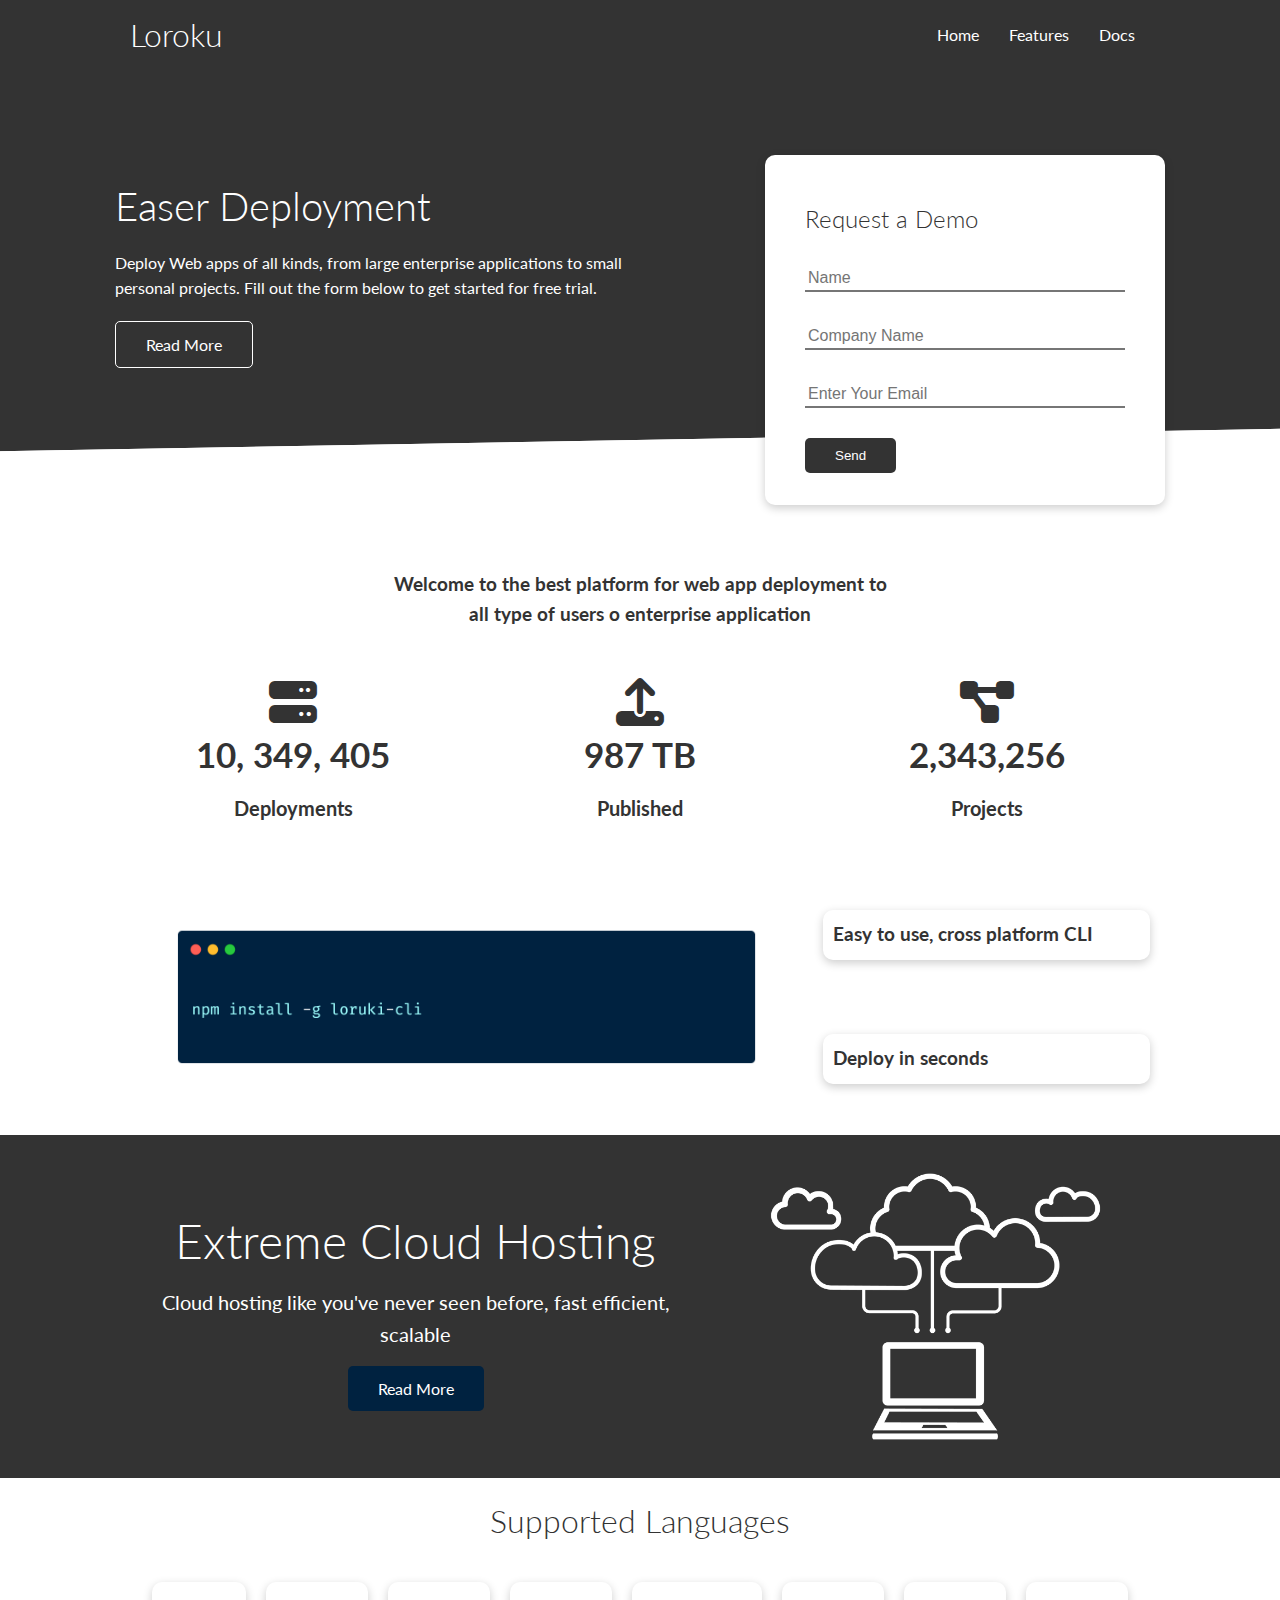
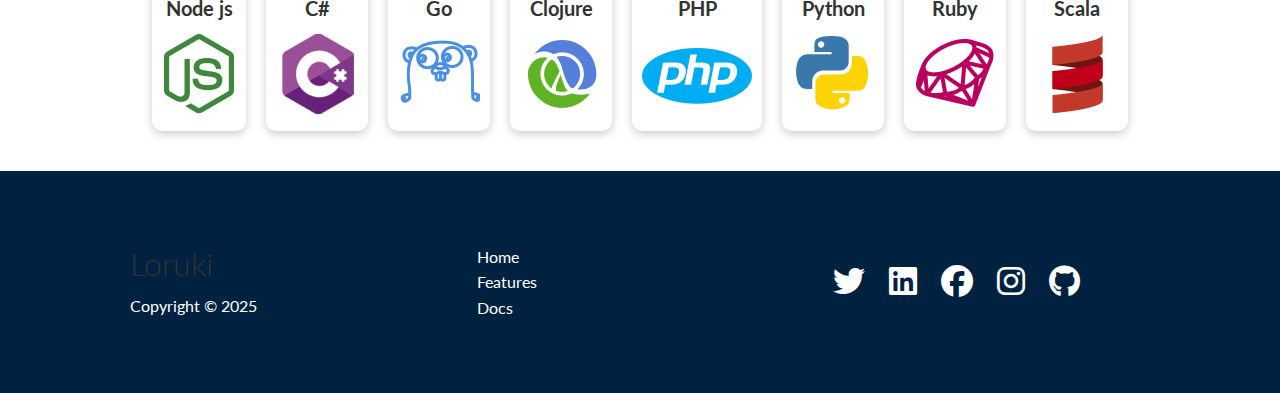
<file: index.html>
<!DOCTYPE html>
<html lang="it">
<head>
    <meta charset="UTF-8">
    <meta name="viewport" content="width=device-width, initial-scale=1.0">
    <title>Deploy WebSite</title>
    <link rel="stylesheet" href="https://cdnjs.cloudflare.com/ajax/libs/font-awesome/6.7.2/css/all.min.css" integrity="sha512-Evv84Mr4kqVGRNSgIGL/F/aIDqQb7xQ2vcrdIwxfjThSH8CSR7PBEakCr51Ck+w+/U6swU2Im1vVX0SVk9ABhg==" crossorigin="anonymous" referrerpolicy="no-referrer" />
    <link rel="stylesheet" href="./css/utilities.css">
    <link rel="stylesheet" href="./css/style.css">
</head>
<body>
    
   <!-- NavBar -->
    <div class="navbar">
        <div class="container flex">
            <h1 class="logo">Loroku</h1>
            <nav>
                <ul>
                    <li><a href="index.html">Home</a></li>
                    <li><a href="features.html">Features</a></li>
                    <li><a href="docs.html">Docs</a></li>
                </ul>
            </nav>
        </div>
    </div>

    <!--Showcase-->
    <section class="showcase">
        <div class="container grid">
            <div class="showcase-text">
                <h1 class="title-showcase">
                    Easer Deployment
                </h1>
                <p>
                    Deploy Web apps of all kinds, 
                    from large enterprise applications to 
                    small personal projects. 
                    Fill out the form below to get started for free trial.
                </p>
                <a href="features.html" class="btn btn-outline">
                    Read More
                </a>
            </div>

            <div class="showcase-form card">
                <h2>Request a Demo</h2>
                <form action="">
                    <div class="form-control">
                        <input type="text" name="name" placeholder="Name" required>
                    </div>
                    <div class="form-control">
                        <input type="text" name="company" placeholder="Company Name" required>
                    </div>
                    <div class="form-control">
                        <input type="email" name="email" placeholder="Enter Your Email" required>
                    </div>
                    <input type="submit" value="Send" class="btn btn-primary"> 
                </form>
            </div>
        </div>
    </section>

    <!-- Stats -->
     <section class="stats">
        <div class="container">
            <h3 class="stats-heading text-center my-1">
               Welcome to the best platform for web app deployment to 
               all type of users o enterprise application
            </h3>

            <div class="grid grid-3 text-center my-4">
                <div>
                    <i class="fa fa-server fa-3x"></i>
                    <h3>10, 349, 405</h3>
                    <p class="text-secondary">Deployments</p>
                </div>
                <div>
                    <i class="fa fa-upload fa-3x"></i>
                    <h3>987 TB</h3>
                    <p class="text-secondary">Published</p>
                </div>
                <div>
                    <i class="fa fa-project-diagram fa-3x"></i>
                    <h3>2,343,256</h3>
                    <p class="text-secondary">Projects</p>
                </div>
            </div>
        </div>
     </section>

     <!-- Cli -->
     <section class="cli">
        <div class="container grid">
            <img src="./images/cli.png" alt="cli">
            <div class="card">
                <h3>
                    Easy to use, cross platform CLI
                </h3>
            </div>
            <div class="card">
                <h3>
                    Deploy in seconds
                </h3>
            </div>
        </div>
     </section>

     <!--Cloud--->
     <section class="cloud bg-primary my-2 py-2">
        <div class="container grid">
            <div class="text-center">
                <h2 class="lg">
                    Extreme Cloud Hosting
                </h2>
                <p class="lead my-1">
                   Cloud hosting like you've never seen before, fast efficient, scalable
                </p>
                <a href="features.html" class="btn btn-dark">Read More</a>
            </div>
            <img src="images/cloud.png" alt="cli">
        </div>
     </section>

     <!---Languges-->
     <section class="languages">
        <h2 class="md text-center my-2">
            Supported Languages
        </h2>
        <div class="container flex">
            <div class="card">
                <h4>Node js</h4>
                <img src="./images/logos/node.png" alt="nodejs">
            </div>
            <div class="card">
                <h4>C#</h4>
                <img src="./images/logos/csharp.png" alt="c#">
            </div>
            <div class="card">
                <h4>Go</h4>
                <img src="./images/logos/go.png" alt="go">
            </div>
            <div class="card">
                <h4>Clojure</h4>
                <img src="./images/logos/clojure.png" alt="clojure">
            </div>
            <div class="card">
                <h4>PHP</h4>
                <img src="./images/logos/php.png" alt="PHP">
            </div>
            <div class="card">
                <h4>Python</h4>
                <img src="./images/logos/python.png" alt="python">
            </div>
            <div class="card">
                <h4>Ruby</h4>
                <img src="./images/logos/ruby.png" alt="ruby">
            </div>
            <div class="card">
                <h4>Scala</h4>
                <img src="./images/logos/scala.png" alt="scala">
            </div>
        </div>
     </section>

     <!--Footer-->
     <footer class="footer bg-dark py-5">
        <div class="container grid grid-3">
            <div>
                <h1>Loruki</h1>
                <p>Copyright &copy; 2025</p>
            </div>
            <nav>
                <ul>
                    <li><a href="index.html">Home</a></li>
                    <li><a href="features.html">Features</a></li>
                    <li><a href="docs.html">Docs</a></li>
                </ul>
            </nav>
            <div class="social">
                <a href="#"><i class="fab fa-twitter fa-2x"></i></a>
                <a href="#"><i class="fab fa-linkedin fa-2x"></i></a>
                <a href="#"><i class="fab fa-facebook fa-2x"></i></a>
                <a href="#"><i class="fab fa-instagram fa-2x"></i></a>
                <a href="#"><i class="fab fa-github fa-2x"></i></a>
            </div>
        </div>
     </footer>
</body>
</html>
</file>
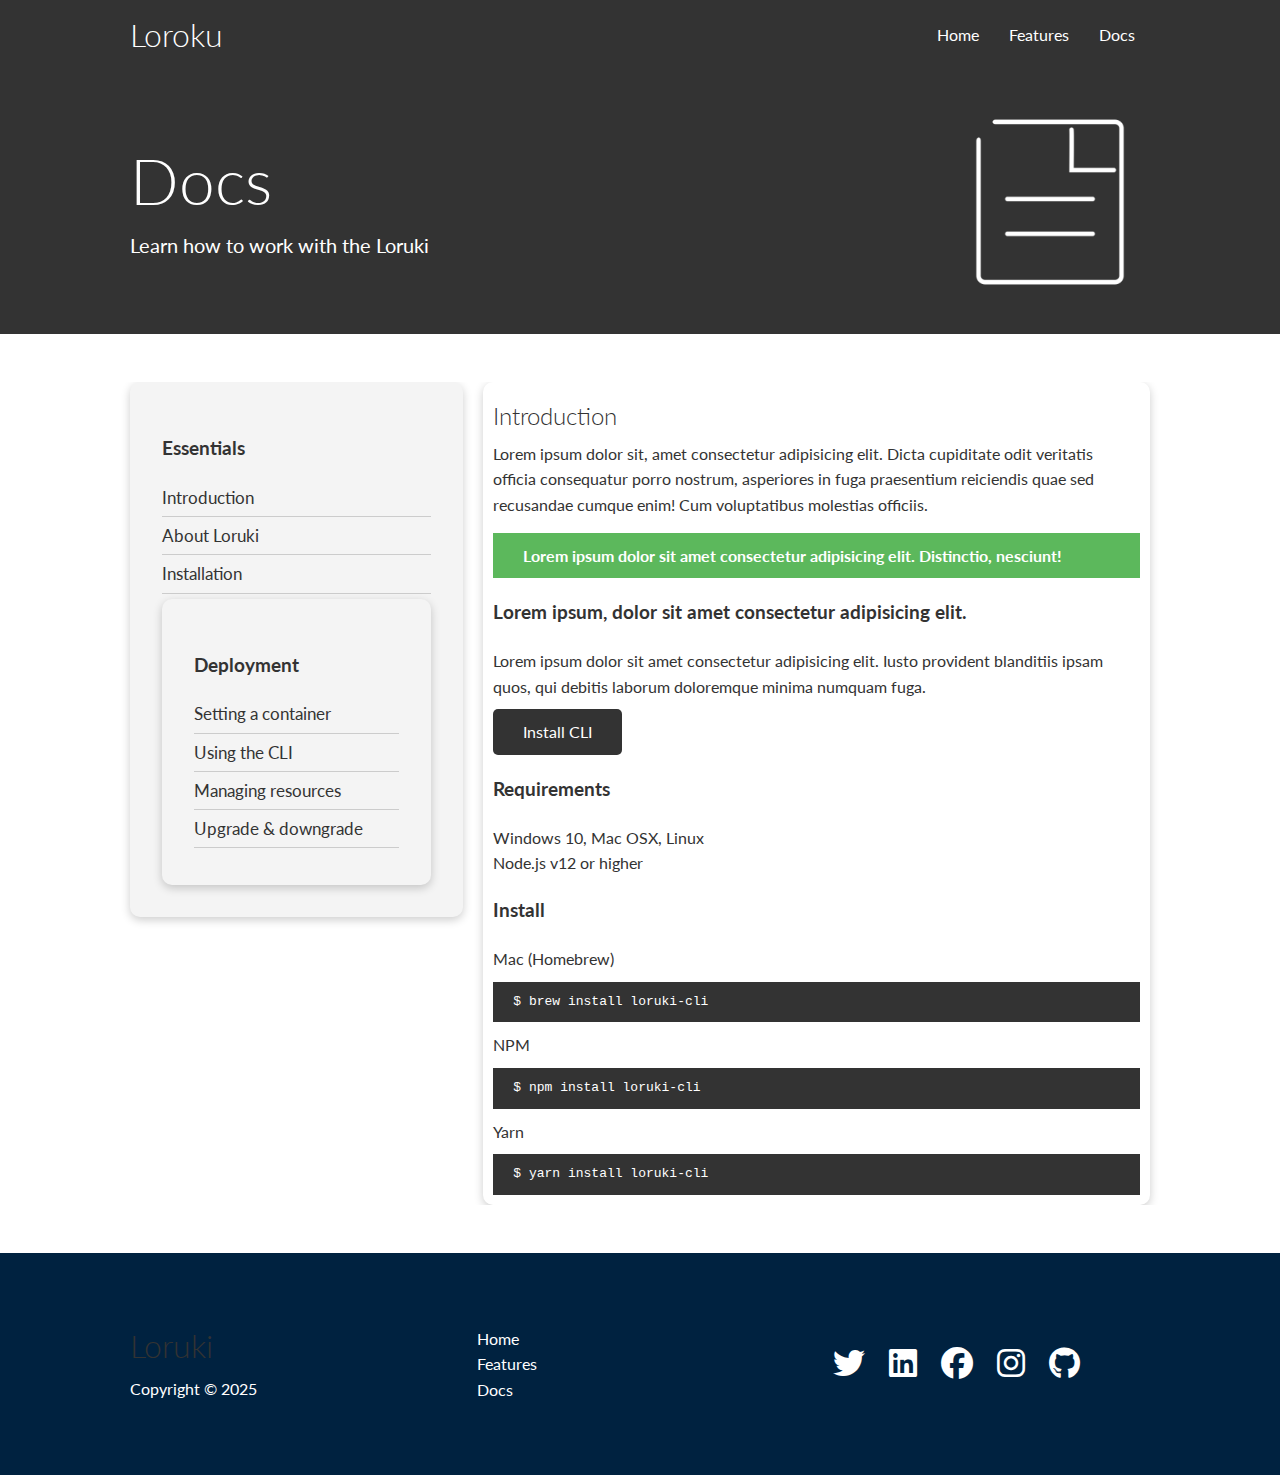
<file: docs.html>
<!DOCTYPE html>
<html lang="it">
<head>
    <meta charset="UTF-8">
    <meta name="viewport" content="width=device-width, initial-scale=1.0">
    <title>Deploy WebSite</title>
    <link rel="stylesheet" href="https://cdnjs.cloudflare.com/ajax/libs/font-awesome/6.7.2/css/all.min.css" integrity="sha512-Evv84Mr4kqVGRNSgIGL/F/aIDqQb7xQ2vcrdIwxfjThSH8CSR7PBEakCr51Ck+w+/U6swU2Im1vVX0SVk9ABhg==" crossorigin="anonymous" referrerpolicy="no-referrer" />
    <link rel="stylesheet" href="./css/utilities.css">
    <link rel="stylesheet" href="./css/style.css">
</head>
<body>
    
   <!-- NavBar -->
    <div class="navbar">
        <div class="container flex">
            <h1 class="logo">Loroku</h1>
            <nav>
                <ul>
                    <li><a href="index.html">Home</a></li>
                    <li><a href="features.html">Features</a></li>
                    <li><a href="docs.html">Docs</a></li>
                </ul>
            </nav>
        </div>
    </div>

    <!--head-->
    <section class="features-head bg-primary py-3">
        <div class="container grid">
            <div>
                <h1 class="xl">Docs</h1>
                <p class="lead">
                   Learn how to work with the Loruki
                </p>
            </div>
            <img src="./images/docs.png" alt="docs">
        </div>
    </section>
    
    <!-- Docs Main -->
    <section class="docs-main my-4">
        <div class="container grid">
            <div class="card bg-light p-3">
                <h3 class="my-2">Essentials</h3>
                <nav>
                    <ul class="txt-essentials">
                        <li><a href="#">Introduction</a></li>
                        <li><a href="#">About Loruki</a></li>
                        <li><a href="#">Installation</a></li>
                    </ul>
                </nav>
                <div class="card bg-light p-3">
                    <h3 class="my-2">Deployment</h3>
                    <nav>
                        <ul class="txt-deploy">
                            <li><a class="text-primary" href="#">Setting a container</a></li>
                            <li><a href="#">Using the CLI</a></li>
                            <li><a href="#">Managing resources</a></li>
                            <li><a href="#">Upgrade & downgrade</a></li>
                        </ul>
                    </nav>
                </div>
            </div>

           
            <div class="card">
                <h2 >Introduction</h2>
                <p> 
                    Lorem ipsum dolor sit, amet consectetur adipisicing elit. Dicta cupiditate odit veritatis officia consequatur porro nostrum, asperiores in fuga praesentium reiciendis quae sed recusandae cumque enim! Cum voluptatibus molestias officiis.
                </p>
                <div class="alert alert-success">
                    <i class="fas fa-intro"></i>Lorem ipsum dolor sit amet consectetur adipisicing elit. Distinctio, nesciunt!
                </div>
                <h3 class="txt">Lorem ipsum, dolor sit amet consectetur adipisicing elit.</h3>
                <p class="txt">Lorem ipsum dolor sit amet consectetur adipisicing elit. Iusto provident blanditiis ipsam quos, qui debitis laborum doloremque minima numquam fuga.</p>
                <a href="#" class="btn btn-primary">Install CLI</a>
                <h3 class="txt">Requirements</h3>
                <ul>
                    <li>Windows 10, Mac OSX, Linux</li>
                    <li>Node.js v12 or higher</li>
                </ul>

                <h3>Install</h3>
                <p>Mac (Homebrew)</p>
                <pre><code>$ brew install loruki-cli</code></pre>

                <p>NPM </p>
                <pre><code>$ npm install loruki-cli</code></pre>

                <p>Yarn</p>
                <pre><code>$ yarn install loruki-cli</code></pre>


            </div>
        </div>
    </section>

     <!--Footer-->
     <footer class="footer bg-dark py-5">
        <div class="container grid grid-3">
            <div>
                <h1>Loruki</h1>
                <p>Copyright &copy; 2025</p>
            </div>
            <nav>
                <ul>
                    <li><a href="index.html">Home</a></li>
                    <li><a href="features.html">Features</a></li>
                    <li><a href="docs.html">Docs</a></li>
                </ul>
            </nav>
            <div class="social">
                <a href="#"><i class="fab fa-twitter fa-2x"></i></a>
                <a href="#"><i class="fab fa-linkedin fa-2x"></i></a>
                <a href="#"><i class="fab fa-facebook fa-2x"></i></a>
                <a href="#"><i class="fab fa-instagram fa-2x"></i></a>
                <a href="#"><i class="fab fa-github fa-2x"></i></a>
            </div>
        </div>
     </footer>
</body>
</html>
</file>
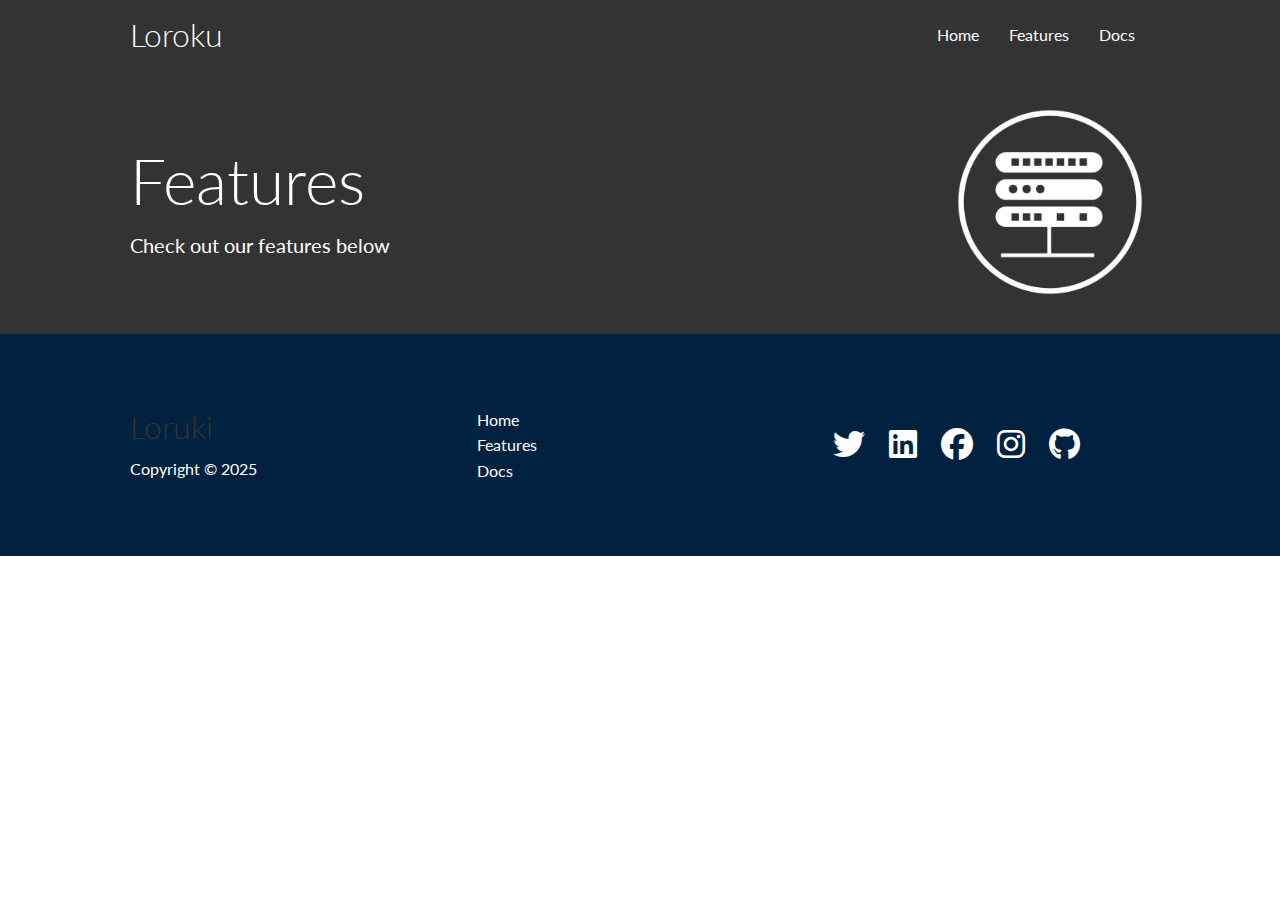
<file: features.html>
<!DOCTYPE html>
<html lang="it">
<head>
    <meta charset="UTF-8">
    <meta name="viewport" content="width=device-width, initial-scale=1.0">
    <title>Deploy WebSite</title>
    <link rel="stylesheet" href="https://cdnjs.cloudflare.com/ajax/libs/font-awesome/6.7.2/css/all.min.css" integrity="sha512-Evv84Mr4kqVGRNSgIGL/F/aIDqQb7xQ2vcrdIwxfjThSH8CSR7PBEakCr51Ck+w+/U6swU2Im1vVX0SVk9ABhg==" crossorigin="anonymous" referrerpolicy="no-referrer" />
    <link rel="stylesheet" href="./css/utilities.css">
    <link rel="stylesheet" href="./css/style.css">
</head>
<body>
    
   <!-- NavBar -->
    <div class="navbar">
        <div class="container flex">
            <h1 class="logo">Loroku</h1>
            <nav>
                <ul>
                    <li><a href="index.html">Home</a></li>
                    <li><a href="features.html">Features</a></li>
                    <li><a href="index.html">Docs</a></li>
                </ul>
            </nav>
        </div>
    </div>

    <!--head-->
    <section class="features-head bg-primary py-3">
        <div class="container grid">
            <div>
                <h1 class="xl">Features</h1>
                <p class="lead">
                    Check out our features below
                </p>

            </div>
            <img src="./images/server.png" alt="">
        </div>
    </section>

     <!--Footer-->
     <footer class="footer bg-dark py-5">
        <div class="container grid grid-3">
            <div>
                <h1>Loruki</h1>
                <p>Copyright &copy; 2025</p>
            </div>
            <nav>
                <ul>
                    <li><a href="index.html">Home</a></li>
                    <li><a href="features.html">Features</a></li>
                    <li><a href="index.html">Docs</a></li>
                </ul>
            </nav>
            <div class="social">
                <a href="#"><i class="fab fa-twitter fa-2x"></i></a>
                <a href="#"><i class="fab fa-linkedin fa-2x"></i></a>
                <a href="#"><i class="fab fa-facebook fa-2x"></i></a>
                <a href="#"><i class="fab fa-instagram fa-2x"></i></a>
                <a href="#"><i class="fab fa-github fa-2x"></i></a>
            </div>
        </div>
     </footer>
</body>
</html>
</file>
<file: css/utilities.css>
.container{
    max-width: 1100px;
    margin: 0 auto;
    overflow: auto;
    padding: 0 40px;
}

.card {
    background-color: var(--text-color);
    color: var(--primary-color);
    border-radius: 10px;
    box-shadow: 0 3px 10px rgba(0,0,0,0.2);
    padding: 10px;
}

.btn{
    display: inline-block;
    padding: 10px 30px;
    cursor: pointer;
    background: var(--primary-color);
    color: var(--text-color);
    border: none;
    border-radius: 5px;
}

.btn-outline {
    background-color: transparent;
    border: 1px #fff solid;
}

.btn:hover{
    transform: scale(0.98);
}

/* Background color btn */

.bg-primary, 
.btn-primary{
    background-color: var(--primary-color);
    color: var(--text-color);
}

.bg-secondary, 
.btn-secondary{
    background-color: var(--primary-color);
    color: var(--text-color);
}


.bg-dark, 
.btn-dark{
    background-color: var(--dark-color);
    color: var(--text-color);
}

.bg-primary a, 
.btn-primary a,
.bg-secondary a, 
.btn-secondary a,
.bg-dark a,  
.btn-dark a{
    color: #fff;
}

.bg-light, 
.btn-light{
    background-color: var(--light-color);
    color: #333;
}

/*text color*/
.text-primary{
    color: var(--primary-color);
}

.text-secondary{
  color: var(--primary-color);
}

.text-dark{
   color: var(--dark-color);
}

.text-light{
    color: var(--light-color);
  
}

/* Text Sizes*/

.lead{
    font-size: 20px;
}

.sm{
    font-size: 1rem;
}

.md{
    font-size: 2rem;
}

.lg{
    font-size: 3rem;
}

.xl{
    font-size: 4rem;
}

.text-center{
    text-align: center;
}

.flex{
    display: flex;
    justify-content: center;
    align-items: center;
    height: 100%;
}

.grid{
    display: grid;
    grid-template-columns: repeat(2, 1fr);
    gap: 20px;
    justify-content: center;
    align-items: center;
    height: 100%;
}

.grid-3{
    grid-template-columns: repeat(3, 1fr);
}

/*Margin*/

.my-1{
    margin: 1rem 0;
}

.my-2{
    margin: 1.5rem 0;
}

.my-3{
    margin: 2rem 0;
}

.my-4{
    margin: 3rem 0;
}

.my-5{
    margin: 4rem 0;
}


.m-1{
    margin: 1rem;
}

.m-2{
    margin: 1.5rem;
}

.m-3{
    margin: 2rem;
}

.m-4{
    margin: 3rem;
}

.m-5{
    margin: 4rem;
}

/* Padding */

.py-1{
    padding: 1rem 0;
}

.py-2{
    padding: 1.5rem 0;
}

.py-3{
    padding: 2rem 0;
}

.py-4{
    padding: 3rem 0;
}

.py-5{
    padding: 4rem 0;
}


.p-1{
    padding: 1rem;
}

.p-2{
    padding: 1.5rem;
}

.p-3{
    padding: 2rem;
}

.p-4{
    padding: 3rem;
}

.p-5{
    padding: 4rem;
}


/*Alert*/

.alert{
   background-color: var(--light-color-color); 
   padding: 10px 20px;
   font-weight: bold;
   margin: 15px 0;
}

.alert i{
    margin-right: 10px;
}

.alert-success{
    background-color: var( --success-color);
    color: var(--text-color);
}

.alert-error{
    background-color: var( --error-color);
    color: var(--text-color);
}
</file>
<file: css/style.css>
@import url('https://fonts.googleapis.com/css2?family=Lato:wght@300&display=swap');

:root{
    --primary-color: #333;
    --secondary-color: #1c3fa8;
    --dark-color: #002240;
    --light-color: #f4f4f4;
    --text-color: #fff;
    --success-color: #5cb85c;
    --error-color: #d9534f;
}

*{
    box-sizing: border-box;
    padding: 0;
    margin:  0;
}

body{
    font-family: 'Lato', sans-serif;
    color: var(--text-color);
    line-height: 1.6;
}

ul{
    list-style-type: none;
}

.navbar a{
    text-decoration: none;
    color: var(--text-color);
}

a{
    text-decoration: none;
    color: var(--text-color);
}

h1, h2{
    font-weight: 300;
    line-height: 1.2;
    margin: 10px 0;
}


p{
    color: var(--text-color);
    margin: 10px 0; 
}

img{
    width: 100%;
}

/*Nav Bar*/
.logo{
    color: var(--text-color);
}
.navbar{
    background-color: var(--primary-color);
    color: var(--text-color);
    height: 70px;
}

.navbar ul{
    display: flex;
}

.navbar .flex{
    justify-content: space-between;
}

.navbar a{
    color: var(--text-color);
    padding: 10px;
    margin: 0 5px;
}

.navbar a:hover{
    border-bottom: 2px #fff solid;
}

/*Showcase*/
.showcase-text {
    animation: slideInFrontLeft 1s ease-in;
}

.showcase{
    height: 400px;
    background-color: var(--primary-color);
    position: relative;
}

.showcase h1{
    font-size: 40px;
}

.showcase p{
  margin: 20px 0;
}

.title-showcase{
    color: var(--text-color) !important;
}

.showcase .grid {
    overflow: visible;
    grid-template-columns: 55% 45%;
    gap: 30px;
}

.showcase-form {
    position: relative;
    top: 60px;
    height: 350px;
    width: 400px;
    padding: 40px;
    z-index: 100;
    justify-self: flex-end;
    animation: slideInFrontRight 1s ease-in;
}

.showcase-form .form-control{
    margin: 30px 0;
}

.showcase-form input[type='text'],
.showcase-form input[type='email']{   
    border-radius: 1px solid #333;
    border-top: 0;
    border-left: 0;
    border-right: 0;
    width: 100%;
    padding: 3px;
    font-size: 16px;
}

.showcase-form input:focus{
    outline: none;
}

.showcase::before,
.showcase::after {
    content: '';
    position: absolute;
    height: 100px;
    bottom: -70px;
    right: 0;
    left:0;
    background: var(--text-color);
    transform: skewY(-1deg);
    -webkit-transform: skewY(-1deg);
    -moz--transform: skewY(-1deg);
    -ms-transform: skewY(-1deg);

}

/* Stats */

.stats{
    padding-top: 100px;
    color: var(--primary-color);
    animation: slideInFrontBottom 1s ease-in;
}

.stats h3,h1, h2 {
    color:var(--primary-color);
}

.text-secondary{
    color: var(--primary-color);
}

.stats-heading{
    max-width: 500px;
    margin: auto;
}

.stats .grid h3{
    font-size: 35px;
}

.stats .grid p{
    font-size: 20px;
    font-weight: bold;
}

/* Cli */

.cli .grid {
    grid-template-columns: repeat(3, 1fr);
    grid-template-rows: repeat(2, 1fr);
}

.cli .grid > *:first-child {
    grid-column: 1 / span 2;
    grid-row: 1/ span 2;
}

 /*Cloud*/

 .cloud .grid{
    grid-template-columns: 4fr 3fr;
 }

 .lg{
    color: var(--text-color);
 }

 /* Languages */

 .languages .flex{
    flex-wrap: wrap;
 }

.languages .card {
    text-align: center;
    margin: 18px 10px 40px;
    transition: transform 0.
    2s ease-in-out;
}

.languages .card h4{
    font-size: 20px;
    margin-bottom: 10px;
}

.languages .card:hover {
    transform: translateY(-15px);
}

/* Docs */

.txt-essentials li a,
.txt-deploy li a{
    color: #333;
}
.docs-main h3{
    margin: 20px 0;
}

.docs-main .grid{
    grid-template-columns: 1fr 2fr;
    align-items: flex-start;
}

.docs-main nav li{
    font-size: 17px;
    padding-bottom: 5px;
    margin-bottom: 5px;
    border-bottom: 1px #ccc solid;
}

.docs-main a:hover{
    font-weight: bold;
}

/*Footer*/
.footer .social a{
    margin: 0 10px;
}

/*Animations*/
@keyframes slideInFrontLeft {
    0%{
        transform: translateX(-100%);
    }
    100%{
        transform: translateX(0);
    }
}

@keyframes slideInFrontRight {
    0%{
        transform: translateX(100%);
    }
    100%{
        transform: translateX(0);
    }
}
@keyframes slideInFrontTop {
    0%{
        transform: translateY(-100%);
    }
    100%{
        transform: translateY(0);
    }
}
@keyframes slideInFrontBottom {
    0%{
        transform: translateY(100%);
    }
    100%{
        transform: translateY(0);
    }
}
/* Tablets and Under */
@media(max-width: 768px){
    .grid,
    .showcase .grid,
    .stats .grid,
    .cli .grid,
    .cloud .cli,
    .features-main .grid,
    .docs-main .grid{
        grid-template-columns: 1fr;
        grid-template-rows: 1fr;
    }

    .showcase{
        height: auto;
    }

    .showcase-text{
        text-align: center;
        margin-top: 40px;
        animation: slideInFrontTop 1s ease-in;
    }

    .showcase-form{
        justify-self: center;
        margin: auto;
        animation: slideInFrontBottom 1s ease-in;
    }

    .cli .grid > *:first-child {
        grid-column: 1;
        grid-row: 1;
    }

    .features-head,
    .features-sub-head,
    .docs-head{
        text-align: center;
    }

    .features-head img,
    .features-sub-head img,
    .docs-head img{
        justify-self: center;
    }

    .features-main .grid > *:first-child,
    .features-main .grid > *:nth-child(2) {
        grid-column: 1;
    }
}

/*Features */
.features-head img 
{
    width: 200px;
    justify-self: flex-end;
}

.features-sub-head img, 
.docs-head img {
    width: 200px;
    justify-self: flex-end;
}

.features-main .card >i{
    margin-right: 20px;
}

.features-main .grid{
  padding: 30px;
}

.features-main .grid >*:first-child{
   grid-column: 1 / span 3;
}  

.features-main .grid >*:nth-child(2){
    grid-column: 1 / span 2;
 } 

.features-head h1{
    color: #fff;
}

.features-sub-head p,
.card p{
    color: #333 !important;
}


/* Mobile */
@media(max-width: 500px){
    .nav{
        height: 110px;
    }

    .nav .flex{
        flex-direction: column;
    }

    .navbar ul{
        padding: 10px;
        background-color: rgba(0, 0, 0, 0.1);
    }

}

/*code */

code , pre {
    background-color: #333;
    color: #fff;
    padding: 10px;
}
</file>
